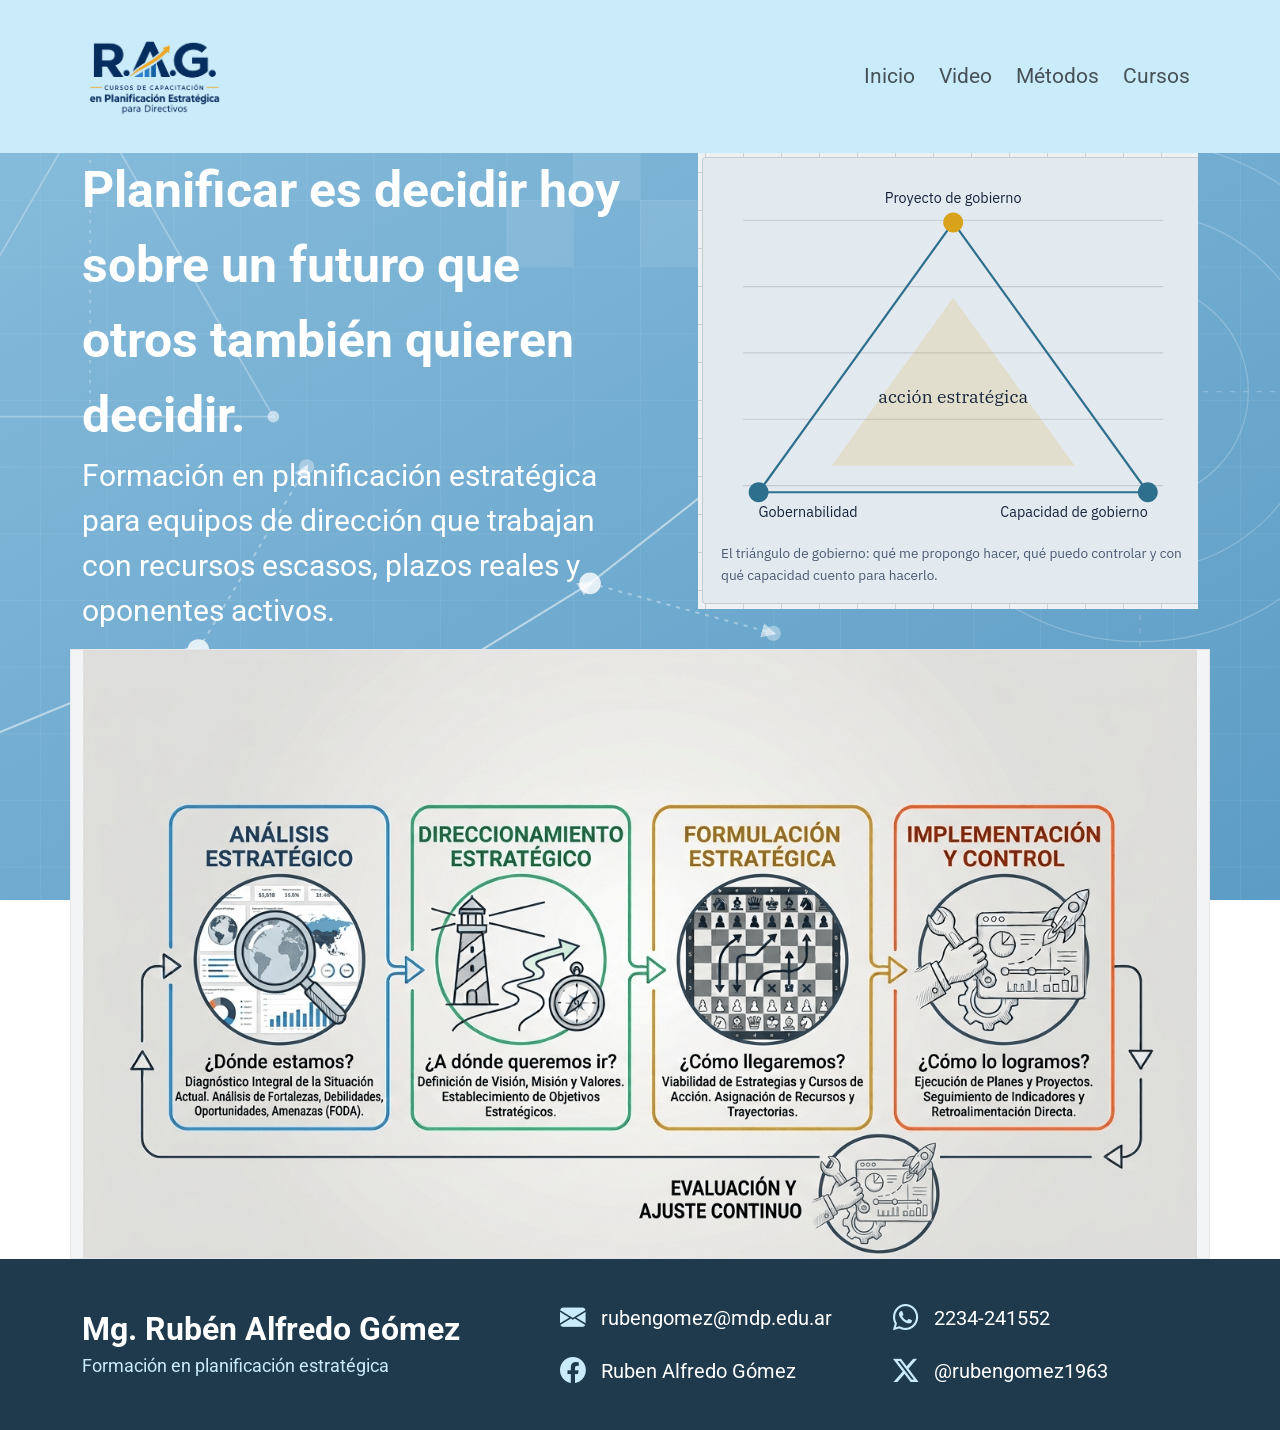
<file: index.html>
<!DOCTYPE html>
<html lang="es">
<head>
    <meta charset="UTF-8">
    <meta name="viewport" content="width=device-width, initial-scale=1.0">
    <meta name="description" content="Es una prueba de maquetación">
    <title>Planificacion</title>
    <link rel="stylesheet" href="/css/styles.css">
    <link href="https://cdn.jsdelivr.net/npm/bootstrap@5.0.2/dist/css/bootstrap.min.css" rel="stylesheet" integrity="sha384-EVSTQN3/azprG1Anm3QDgpJLIm9Nao0Yz1ztcQTwFspd3yD65VohhpuuCOmLASjC" crossorigin="anonymous">
    <link href="https://cdn.jsdelivr.net/npm/bootstrap@5.3.3/dist/css/bootstrap.min.css" rel="stylesheet">
    <link href="https://cdn.jsdelivr.net/npm/bootstrap-icons@1.11.3/font/bootstrap-icons.min.css" rel="stylesheet">
    <link rel="preconnect" href="https://fonts.googleapis.com">
    <link rel="preconnect" href="https://fonts.gstatic.com" crossorigin>
    <link href="https://fonts.googleapis.com/css2?family=Roboto:wght@400;500;700&display=swap" rel="stylesheet">
</head>



<body>
 

  <header class="navbar navbar-expand-lg" style="background:#c9ebfa;">
   <div class="container">
    
    <a href="/" class="navbar-brand">
      <img src="/assets/img/RAG2.png" alt="Nombre de la empresa">
    </a>

    <button class="navbar-toggler" type="button" data-bs-toggle="collapse" data-bs-target="#menuPrincipal">
      <span class="navbar-toggler-icon"></span>
    </button>

    <nav class="collapse navbar-collapse" id="menuPrincipal">
      <ul class="navbar-nav ms-auto align-items-lg-center gap-lg-2">
        <li class="nav-item"><a class="nav-link" href="/index.html">Inicio</a></li>
        <li class="nav-item"><a class="nav-link" href="/index.html#servicios">Video</a></li>
        <li class="nav-item"><a class="nav-link" href="/pages/metodos.html">Métodos</a></li>
        <li class="nav-item"><a class="nav-link" href="/pages/cursos.html">Cursos</a></li>
      </ul>
    </nav>
  </div>
 
</header>

  <div class="container">
    <div class="row grid-5px">
      <div class="col-6 col1-texto">
        Planificar es decidir hoy sobre un futuro que otros también quieren decidir.
        <p class="col1-subtexto">Formación en planificación estratégica para equipos de dirección que trabajan con recursos escasos, plazos reales y oponentes activos.</p>
      </div>
      <div class="col-6">
        <img src="/assets/img/triangulo.png" alt="Nombre de la empresa" class="img-fluid d-block ms-auto">
      </div>
    </div>
  </div>

  <!-- GRID 2: 1 fila x 1 columna, alto 600px -->
  <div class="container">
    <div class="row">
      <div class="col-12 grid-600">
        
        <img src="/assets/img/momentos.png" alt="Momentos" class="img-fluid img-momentos">  
        
      </div>
    </div>
  </div>

  <!-- FOOTER -->
  <footer class="footer">
    <div class="container">
      <div class="row footer-fila">
        <div class="col-12 col-md-5 footer-identidad">
          <h3 class="footer-nombre">Mg. Rubén Alfredo Gómez</h3>
          <p class="footer-detalle">Formación en planificación estratégica</p>
        </div>
        <div class="col-12 col-md-7">
          <ul class="footer-contactos">
            <li><a href="mailto:rubengomez@mdp.edu.ar"><i class="bi bi-envelope-fill"></i><span>rubengomez@mdp.edu.ar</span></a></li>
            <li><a href="https://wa.me/5492234241552" target="_blank" rel="noopener"><i class="bi bi-whatsapp"></i><span>2234-241552</span></a></li>
            <li><a href="https://www.facebook.com/search/top?q=Ruben%20Alfredo%20G%C3%B3mez" target="_blank" rel="noopener"><i class="bi bi-facebook"></i><span>Ruben Alfredo Gómez</span></a></li>
            <li><a href="https://x.com/rubengomez1963" target="_blank" rel="noopener"><i class="bi bi-twitter-x"></i><span>@rubengomez1963</span></a></li>
          </ul>
        </div>
      </div>
    </div>
  </footer>

  <script src="https://cdn.jsdelivr.net/npm/bootstrap@5.0.2/dist/js/bootstrap.bundle.min.js" integrity="sha384-MrcW6ZMFYlzcLA8Nl+NtUVF0sA7MsXsP1UyJoMp4YLEuNSfAP+JcXn/tWtIaxVXM" crossorigin="anonymous"></script>
  <script src="https://cdn.jsdelivr.net/npm/@popperjs/core@2.9.2/dist/umd/popper.min.js" integrity="sha384-IQsoLXl5PILFhosVNubq5LC7Qb9DXgDA9i+tQ8Zj3iwWAwPtgFTxbJ8NT4GN1R8p" crossorigin="anonymous"></script>
  <script src="https://cdn.jsdelivr.net/npm/bootstrap@5.0.2/dist/js/bootstrap.min.js" integrity="sha384-cVKIPhGWiC2Al4u+LWgxfKTRIcfu0JTxR+EQDz/bgldoEyl4H0zUF0QKbrJ0EcQF" crossorigin="anonymous"></script>
  <script src="https://cdn.jsdelivr.net/npm/bootstrap@5.3.3/dist/js/bootstrap.bundle.min.js"></script>

</body>

    
</html>
</file>
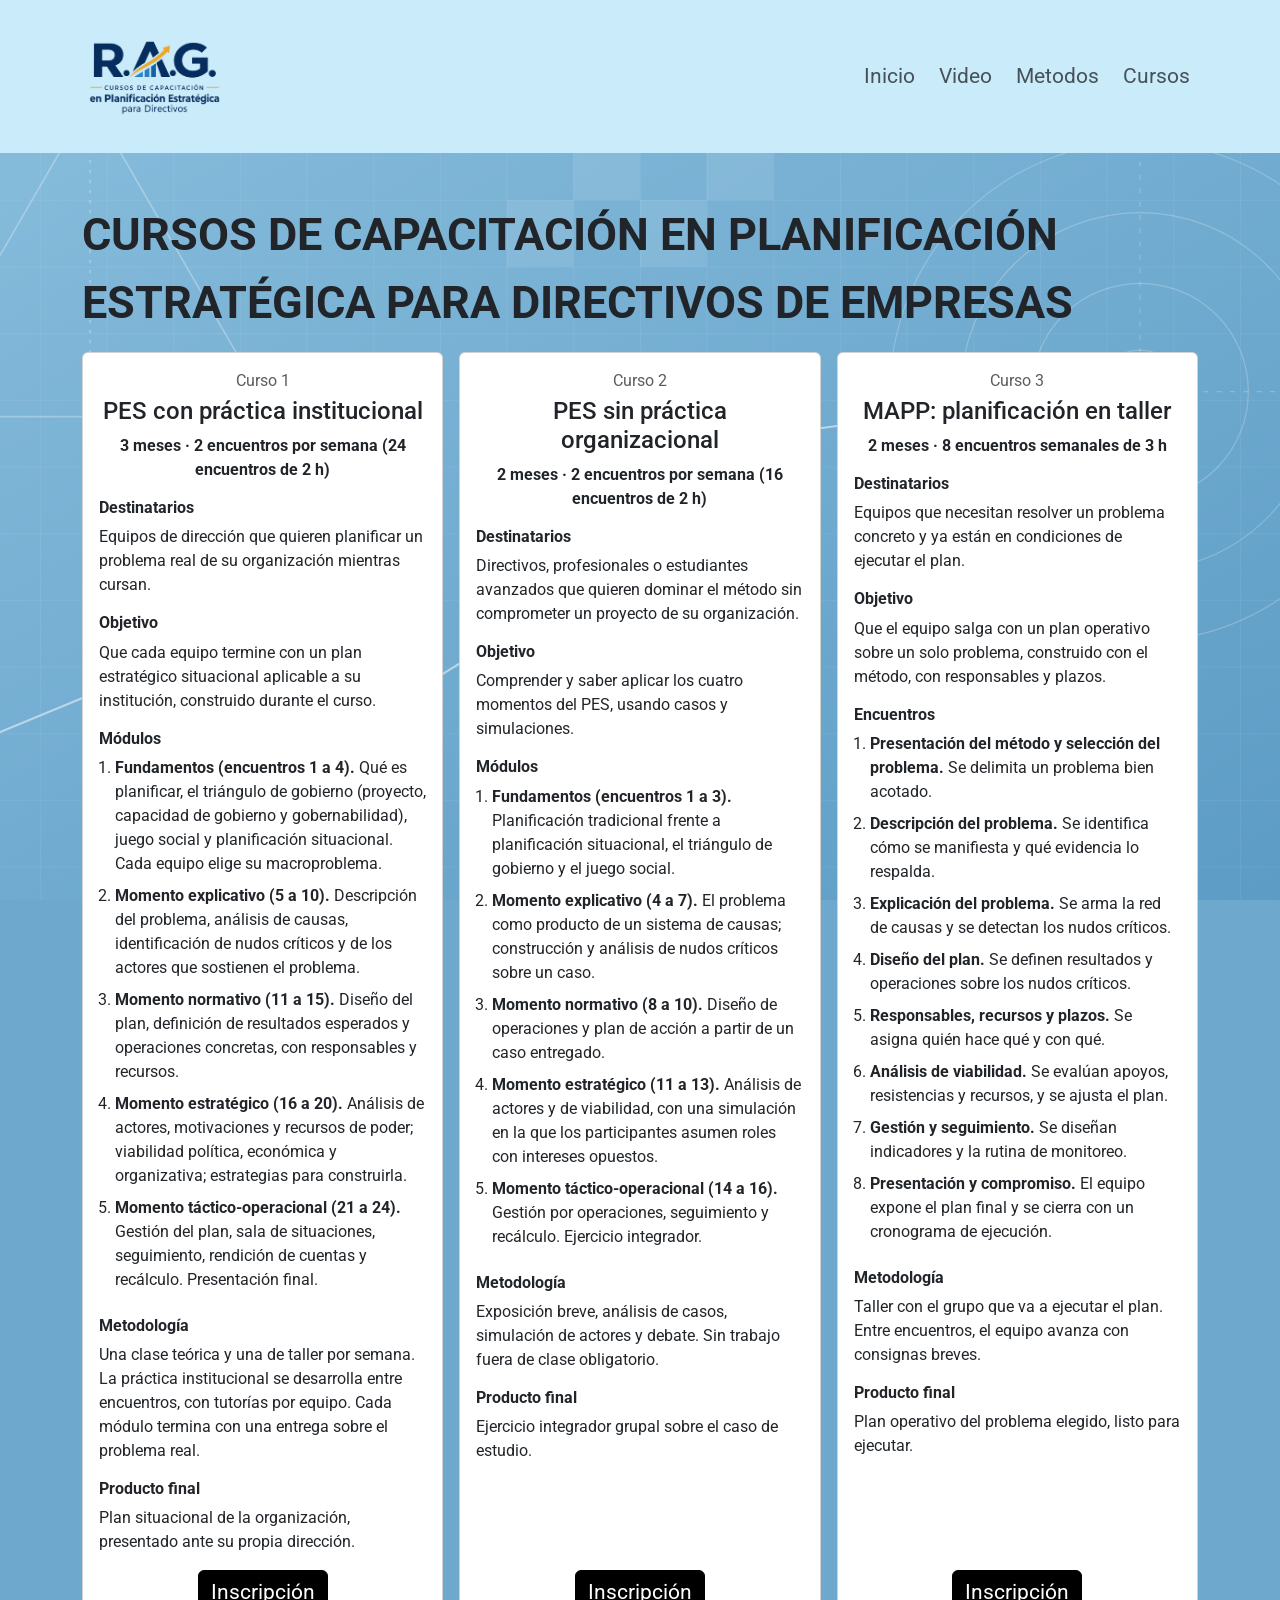
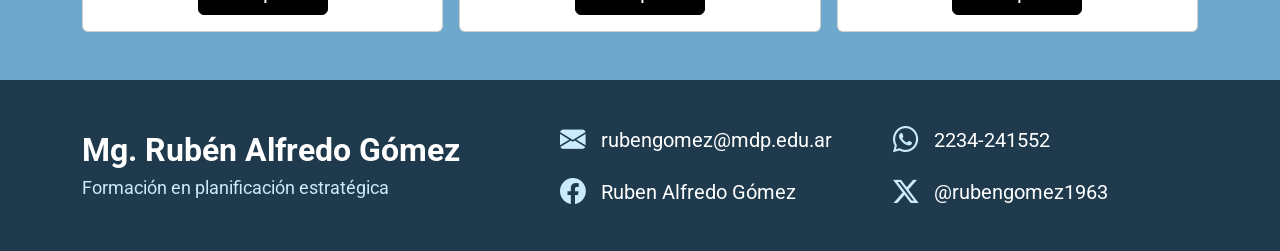
<file: pages/cursos.html>
<!DOCTYPE html>
<html lang="es">
<head>
    <meta charset="UTF-8">
    <meta name="viewport" content="width=device-width, initial-scale=1.0">
    <title>Cursos</title>
    <link href="https://cdn.jsdelivr.net/npm/bootstrap@5.3.3/dist/css/bootstrap.min.css" rel="stylesheet">
    <link rel="stylesheet" href="/css/styles.css">
    <link href="https://cdn.jsdelivr.net/npm/bootstrap-icons@1.11.3/font/bootstrap-icons.min.css" rel="stylesheet">
    <style>
        /* Las dos cards quedan separadas por 2px (horizontal y vertical) */
        .cards-2px {
            --bs-gutter-x: 2px;
            --bs-gutter-y: 2px;
        }
    </style>
    <link rel="preconnect" href="https://fonts.googleapis.com">
    <link rel="preconnect" href="https://fonts.gstatic.com" crossorigin>
    <link href="https://fonts.googleapis.com/css2?family=Roboto:wght@400;500;700&display=swap" rel="stylesheet">
</head>
<body>

  <header class="navbar navbar-expand-lg" style="background:#c9ebfa;">
   <div class="container">
    
    <a href="/" class="navbar-brand">
      <img src="/assets/img/RAG2.png" alt="Nombre de la empresa">
    </a>

    <button class="navbar-toggler" type="button" data-bs-toggle="collapse" data-bs-target="#menuPrincipal">
      <span class="navbar-toggler-icon"></span>
    </button>

    <nav class="collapse navbar-collapse" id="menuPrincipal">
      <ul class="navbar-nav ms-auto align-items-lg-center gap-lg-2">
        <li class="nav-item"><a class="nav-link" href="/index.html">Inicio</a></li>
        <li class="nav-item"><a class="nav-link" href="/index.html#servicios">Video</a></li>
        <li class="nav-item"><a class="nav-link" href="/pages/metodos.html">Metodos</a></li>
        <li class="nav-item"><a class="nav-link" href="/pages/cursos.html">Cursos</a></li>
      </ul>
    </nav>
  </div>
 
</header>

  
  <!-- CARDS: 3 en escritorio, 2 en tablet, 1 en celular; siempre centradas -->
  <div class="container py-5">
    <p class="grid600-titulo">CURSOS DE CAPACITACIÓN EN PLANIFICACIÓN ESTRATÉGICA PARA DIRECTIVOS DE EMPRESAS</p>

    <div class="row g-3 justify-content-center">

      <div class="col-12 col-md-6 col-lg-4">
        <div class="card h-100">
          <div class="card-body d-flex flex-column">
            <div class="text-center mb-3">
              <p class="text-muted mb-1">Curso 1</p>
              <h3 class="card-title h4">PES con práctica institucional</h3>
              <p class="fw-bold mb-0">3 meses · 2 encuentros por semana (24 encuentros de 2 h)</p>
            </div>
            <h4 class="h6 fw-bold">Destinatarios</h4>
            <p class="card-text">Equipos de dirección que quieren planificar un problema real de su organización mientras cursan.</p>
            <h4 class="h6 fw-bold">Objetivo</h4>
            <p class="card-text">Que cada equipo termine con un plan estratégico situacional aplicable a su institución, construido durante el curso.</p>
            <h4 class="h6 fw-bold">Módulos</h4>
            <ol class="card-text ps-3">
              <li class="mb-2"><strong>Fundamentos (encuentros 1 a 4).</strong> Qué es planificar, el triángulo de gobierno (proyecto, capacidad de gobierno y gobernabilidad), juego social y planificación situacional. Cada equipo elige su macroproblema.</li>
              <li class="mb-2"><strong>Momento explicativo (5 a 10).</strong> Descripción del problema, análisis de causas, identificación de nudos críticos y de los actores que sostienen el problema.</li>
              <li class="mb-2"><strong>Momento normativo (11 a 15).</strong> Diseño del plan, definición de resultados esperados y operaciones concretas, con responsables y recursos.</li>
              <li class="mb-2"><strong>Momento estratégico (16 a 20).</strong> Análisis de actores, motivaciones y recursos de poder; viabilidad política, económica y organizativa; estrategias para construirla.</li>
              <li class="mb-2"><strong>Momento táctico-operacional (21 a 24).</strong> Gestión del plan, sala de situaciones, seguimiento, rendición de cuentas y recálculo. Presentación final.</li>
            </ol>
            <h4 class="h6 fw-bold">Metodología</h4>
            <p class="card-text">Una clase teórica y una de taller por semana. La práctica institucional se desarrolla entre encuentros, con tutorías por equipo. Cada módulo termina con una entrega sobre el problema real.</p>
            <h4 class="h6 fw-bold">Producto final</h4>
            <p class="card-text">Plan situacional de la organización, presentado ante su propia dirección.</p>
            <a href="/pages/inscripcion.html" class="btn boton-reserva mt-auto align-self-center">Inscripción</a>
          </div>
        </div>
      </div>

      <div class="col-12 col-md-6 col-lg-4">
        <div class="card h-100">
          <div class="card-body d-flex flex-column">
            <div class="text-center mb-3">
              <p class="text-muted mb-1">Curso 2</p>
              <h3 class="card-title h4">PES sin práctica organizacional</h3>
              <p class="fw-bold mb-0">2 meses · 2 encuentros por semana (16 encuentros de 2 h)</p>
            </div>
            <h4 class="h6 fw-bold">Destinatarios</h4>
            <p class="card-text">Directivos, profesionales o estudiantes avanzados que quieren dominar el método sin comprometer un proyecto de su organización.</p>
            <h4 class="h6 fw-bold">Objetivo</h4>
            <p class="card-text">Comprender y saber aplicar los cuatro momentos del PES, usando casos y simulaciones.</p>
            <h4 class="h6 fw-bold">Módulos</h4>
            <ol class="card-text ps-3">
              <li class="mb-2"><strong>Fundamentos (encuentros 1 a 3).</strong> Planificación tradicional frente a planificación situacional, el triángulo de gobierno y el juego social.</li>
              <li class="mb-2"><strong>Momento explicativo (4 a 7).</strong> El problema como producto de un sistema de causas; construcción y análisis de nudos críticos sobre un caso.</li>
              <li class="mb-2"><strong>Momento normativo (8 a 10).</strong> Diseño de operaciones y plan de acción a partir de un caso entregado.</li>
              <li class="mb-2"><strong>Momento estratégico (11 a 13).</strong> Análisis de actores y de viabilidad, con una simulación en la que los participantes asumen roles con intereses opuestos.</li>
              <li class="mb-2"><strong>Momento táctico-operacional (14 a 16).</strong> Gestión por operaciones, seguimiento y recálculo. Ejercicio integrador.</li>
            </ol>
            <h4 class="h6 fw-bold">Metodología</h4>
            <p class="card-text">Exposición breve, análisis de casos, simulación de actores y debate. Sin trabajo fuera de clase obligatorio.</p>
            <h4 class="h6 fw-bold">Producto final</h4>
            <p class="card-text">Ejercicio integrador grupal sobre el caso de estudio.</p>
            <a href="/pages/inscripcion.html" class="btn boton-reserva mt-auto align-self-center">Inscripción</a>
          </div>
        </div>
      </div>

      <div class="col-12 col-md-6 col-lg-4">
        <div class="card h-100">
          <div class="card-body d-flex flex-column">
            <div class="text-center mb-3">
              <p class="text-muted mb-1">Curso 3</p>
              <h3 class="card-title h4">MAPP: planificación en taller</h3>
              <p class="fw-bold mb-0">2 meses · 8 encuentros semanales de 3 h</p>
            </div>
            <h4 class="h6 fw-bold">Destinatarios</h4>
            <p class="card-text">Equipos que necesitan resolver un problema concreto y ya están en condiciones de ejecutar el plan.</p>
            <h4 class="h6 fw-bold">Objetivo</h4>
            <p class="card-text">Que el equipo salga con un plan operativo sobre un solo problema, construido con el método, con responsables y plazos.</p>
            <h4 class="h6 fw-bold">Encuentros</h4>
            <ol class="card-text ps-3">
              <li class="mb-2"><strong>Presentación del método y selección del problema.</strong> Se delimita un problema bien acotado.</li>
              <li class="mb-2"><strong>Descripción del problema.</strong> Se identifica cómo se manifiesta y qué evidencia lo respalda.</li>
              <li class="mb-2"><strong>Explicación del problema.</strong> Se arma la red de causas y se detectan los nudos críticos.</li>
              <li class="mb-2"><strong>Diseño del plan.</strong> Se definen resultados y operaciones sobre los nudos críticos.</li>
              <li class="mb-2"><strong>Responsables, recursos y plazos.</strong> Se asigna quién hace qué y con qué.</li>
              <li class="mb-2"><strong>Análisis de viabilidad.</strong> Se evalúan apoyos, resistencias y recursos, y se ajusta el plan.</li>
              <li class="mb-2"><strong>Gestión y seguimiento.</strong> Se diseñan indicadores y la rutina de monitoreo.</li>
              <li class="mb-2"><strong>Presentación y compromiso.</strong> El equipo expone el plan final y se cierra con un cronograma de ejecución.</li>
            </ol>
            <h4 class="h6 fw-bold">Metodología</h4>
            <p class="card-text">Taller con el grupo que va a ejecutar el plan. Entre encuentros, el equipo avanza con consignas breves.</p>
            <h4 class="h6 fw-bold">Producto final</h4>
            <p class="card-text">Plan operativo del problema elegido, listo para ejecutar.</p>
            <a href="/pages/inscripcion.html" class="btn boton-reserva mt-auto align-self-center">Inscripción</a>
          </div>
        </div>
      </div>

    </div>
  </div>

  <!-- FOOTER -->
  <footer class="footer">
    <div class="container">
      <div class="row footer-fila">
        <div class="col-12 col-md-5 footer-identidad">
          <h3 class="footer-nombre">Mg. Rubén Alfredo Gómez</h3>
          <p class="footer-detalle">Formación en planificación estratégica</p>
        </div>
        <div class="col-12 col-md-7">
          <ul class="footer-contactos">
            <li><a href="mailto:rubengomez@mdp.edu.ar"><i class="bi bi-envelope-fill"></i><span>rubengomez@mdp.edu.ar</span></a></li>
            <li><a href="https://wa.me/5492234241552" target="_blank" rel="noopener"><i class="bi bi-whatsapp"></i><span>2234-241552</span></a></li>
            <li><a href="https://www.facebook.com/search/top?q=Ruben%20Alfredo%20G%C3%B3mez" target="_blank" rel="noopener"><i class="bi bi-facebook"></i><span>Ruben Alfredo Gómez</span></a></li>
            <li><a href="https://x.com/rubengomez1963" target="_blank" rel="noopener"><i class="bi bi-twitter-x"></i><span>@rubengomez1963</span></a></li>
          </ul>
        </div>
      </div>
    </div>
  </footer>
    <script src="https://cdn.jsdelivr.net/npm/bootstrap@5.3.3/dist/js/bootstrap.bundle.min.js"></script>
</body>
</html>
</file>
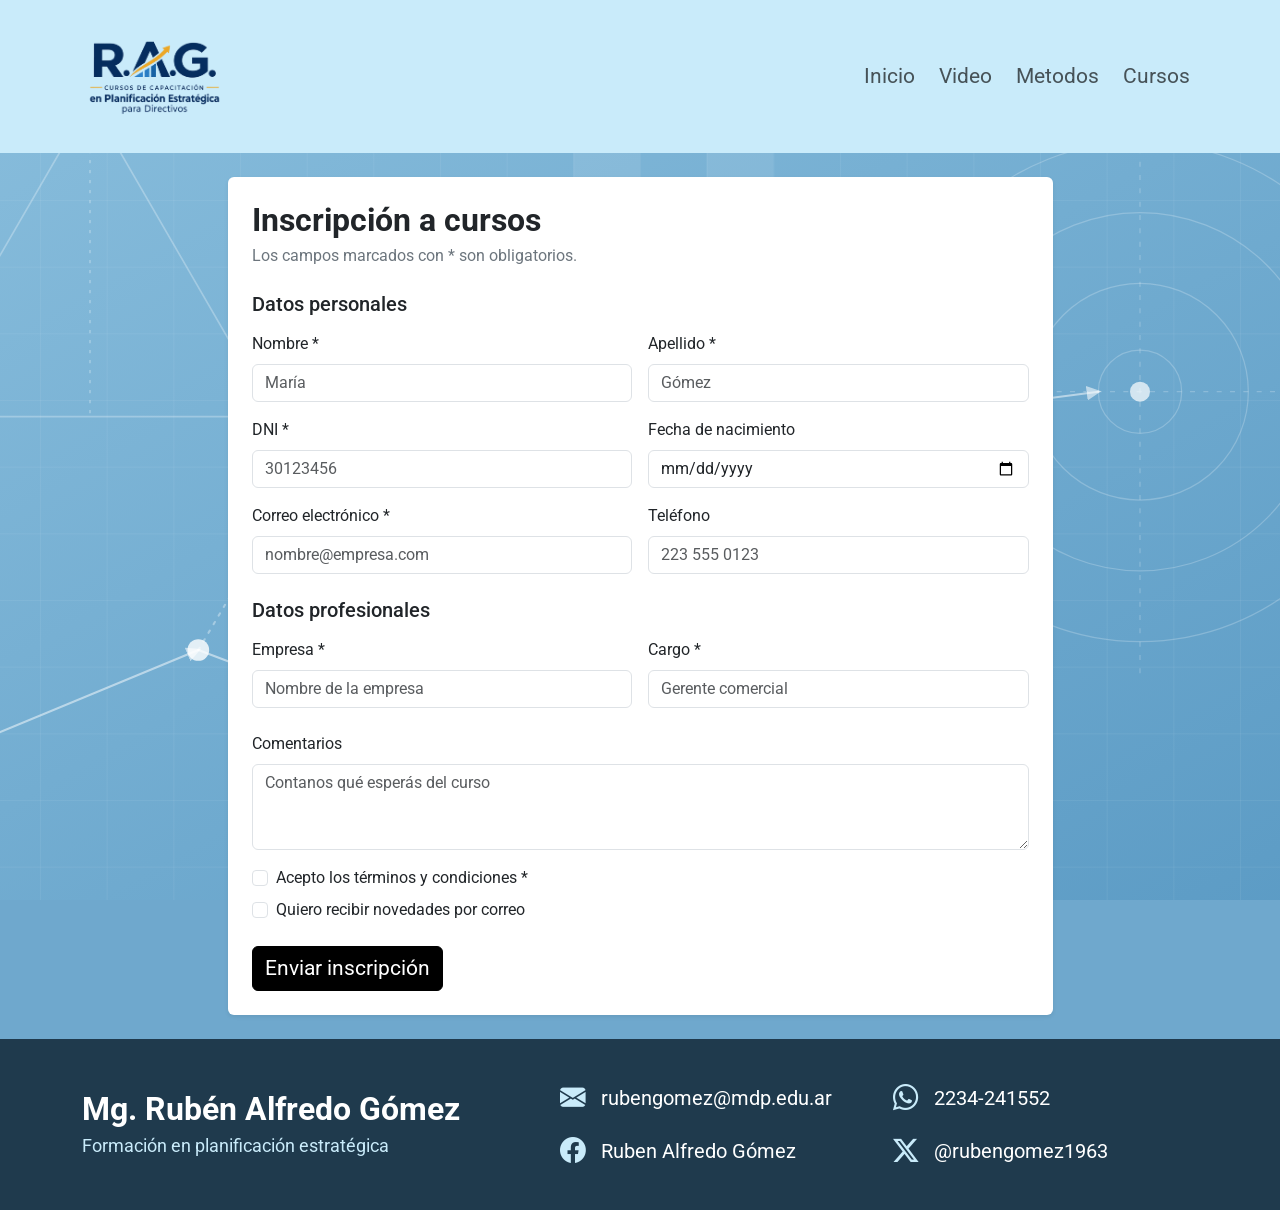
<file: pages/inscripcion.html>
<!DOCTYPE html>
<html lang="es">
<head>
    <meta charset="UTF-8">
    <meta name="viewport" content="width=device-width, initial-scale=1.0">
    <title>Cursos</title>
    <link href="https://cdn.jsdelivr.net/npm/bootstrap@5.3.3/dist/css/bootstrap.min.css" rel="stylesheet">
    <link rel="stylesheet" href="/css/styles.css">
    <link href="https://cdn.jsdelivr.net/npm/bootstrap-icons@1.11.3/font/bootstrap-icons.min.css" rel="stylesheet">
    <link rel="preconnect" href="https://fonts.googleapis.com">
    <link rel="preconnect" href="https://fonts.gstatic.com" crossorigin>
    <link href="https://fonts.googleapis.com/css2?family=Roboto:wght@400;500;700&display=swap" rel="stylesheet">
</head>
<body>

  <header class="navbar navbar-expand-lg" style="background:#c9ebfa;">
   <div class="container">
    
    <a href="/" class="navbar-brand">
      <img src="/assets/img/RAG2.png" alt="Nombre de la empresa">
    </a>

    <button class="navbar-toggler" type="button" data-bs-toggle="collapse" data-bs-target="#menuPrincipal">
      <span class="navbar-toggler-icon"></span>
    </button>

    <nav class="collapse navbar-collapse" id="menuPrincipal">
      <ul class="navbar-nav ms-auto align-items-lg-center gap-lg-2">
        <li class="nav-item"><a class="nav-link" href="/index.html">Inicio</a></li>
        <li class="nav-item"><a class="nav-link" href="/index.html#servicios">Video</a></li>
        <li class="nav-item"><a class="nav-link" href="/pages/metodos.html">Metodos</a></li>
        <li class="nav-item"><a class="nav-link" href="/pages/cursos.html">Cursos</a></li>
      </ul>
    </nav>
  </div>
  </header>

  

  <main class="container px-3 my-3 my-md-4 flex-grow-1">
    <div class="row justify-content-center">
      <div class="col-12 col-lg-9">
        <div class="card border-0 shadow-sm">
          <div class="card-body p-3 p-md-4">
            <h1 class="mb-1" style="font-size:clamp(1.5rem,4vw,2rem); font-family:'Roboto',sans-serif; font-weight:bold;">Inscripción a cursos</h1>
            <p class="text-secondary mb-4">Los campos marcados con * son obligatorios.</p>

            <form>
              <h2 class="h5 mb-3">Datos personales</h2>
              <div class="row g-3 mb-4">
                <div class="col-12 col-md-6">
                  <label for="nombre" class="form-label">Nombre *</label>
                  <input type="text" class="form-control" id="nombre" placeholder="María" required>
                </div>
                <div class="col-12 col-md-6">
                  <label for="apellido" class="form-label">Apellido *</label>
                  <input type="text" class="form-control" id="apellido" placeholder="Gómez" required>
                </div>
                <div class="col-12 col-md-6">
                  <label for="dni" class="form-label">DNI *</label>
                  <input type="text" class="form-control" id="dni" placeholder="30123456" required>
                </div>
                <div class="col-12 col-md-6">
                  <label for="nacimiento" class="form-label">Fecha de nacimiento</label>
                  <input type="date" class="form-control" id="nacimiento">
                </div>
                <div class="col-12 col-md-6">
                  <label for="email" class="form-label">Correo electrónico *</label>
                  <input type="email" class="form-control" id="email" placeholder="nombre@empresa.com" required>
                </div>
                <div class="col-12 col-md-6">
                  <label for="telefono" class="form-label">Teléfono</label>
                  <input type="tel" class="form-control" id="telefono" placeholder="223 555 0123">
                </div>
              </div>

              <h2 class="h5 mb-3">Datos profesionales</h2>
              <div class="row g-3 mb-4">
                <div class="col-12 col-md-6">
                  <label for="empresa" class="form-label">Empresa *</label>
                  <input type="text" class="form-control" id="empresa" placeholder="Nombre de la empresa" required>
                </div>
                <div class="col-12 col-md-6">
                  <label for="cargo" class="form-label">Cargo *</label>
                  <input type="text" class="form-control" id="cargo" placeholder="Gerente comercial" required>
                </div>
              </div>

              <div class="mb-3">
                <label for="comentarios" class="form-label">Comentarios</label>
                <textarea class="form-control" id="comentarios" rows="3" placeholder="Contanos qué esperás del curso"></textarea>
              </div>

              <div class="form-check mb-2">
                <input class="form-check-input" type="checkbox" id="acepto" required>
                <label class="form-check-label" for="acepto">Acepto los términos y condiciones *</label>
              </div>
              <div class="form-check mb-4">
                <input class="form-check-input" type="checkbox" id="novedades">
                <label class="form-check-label" for="novedades">Quiero recibir novedades por correo</label>
              </div>

              <div class="d-grid d-md-block">
                <button type="submit" class="btn boton-reserva">Enviar inscripción</button>
              </div>
            </form>
          </div>
        </div>
      </div>
    </div>
  </main>

  <!-- FOOTER -->
  <footer class="footer">
    <div class="container">
      <div class="row footer-fila">
        <div class="col-12 col-md-5 footer-identidad">
          <h3 class="footer-nombre">Mg. Rubén Alfredo Gómez</h3>
          <p class="footer-detalle">Formación en planificación estratégica</p>
        </div>
        <div class="col-12 col-md-7">
          <ul class="footer-contactos">
            <li><a href="mailto:rubengomez@mdp.edu.ar"><i class="bi bi-envelope-fill"></i><span>rubengomez@mdp.edu.ar</span></a></li>
            <li><a href="https://wa.me/5492234241552" target="_blank" rel="noopener"><i class="bi bi-whatsapp"></i><span>2234-241552</span></a></li>
            <li><a href="https://www.facebook.com/search/top?q=Ruben%20Alfredo%20G%C3%B3mez" target="_blank" rel="noopener"><i class="bi bi-facebook"></i><span>Ruben Alfredo Gómez</span></a></li>
            <li><a href="https://x.com/rubengomez1963" target="_blank" rel="noopener"><i class="bi bi-twitter-x"></i><span>@rubengomez1963</span></a></li>
          </ul>
        </div>
      </div>
    </div>
  </footer>
    <script src="https://cdn.jsdelivr.net/npm/bootstrap@5.3.3/dist/js/bootstrap.bundle.min.js"></script>
</body>
</html>
</file>
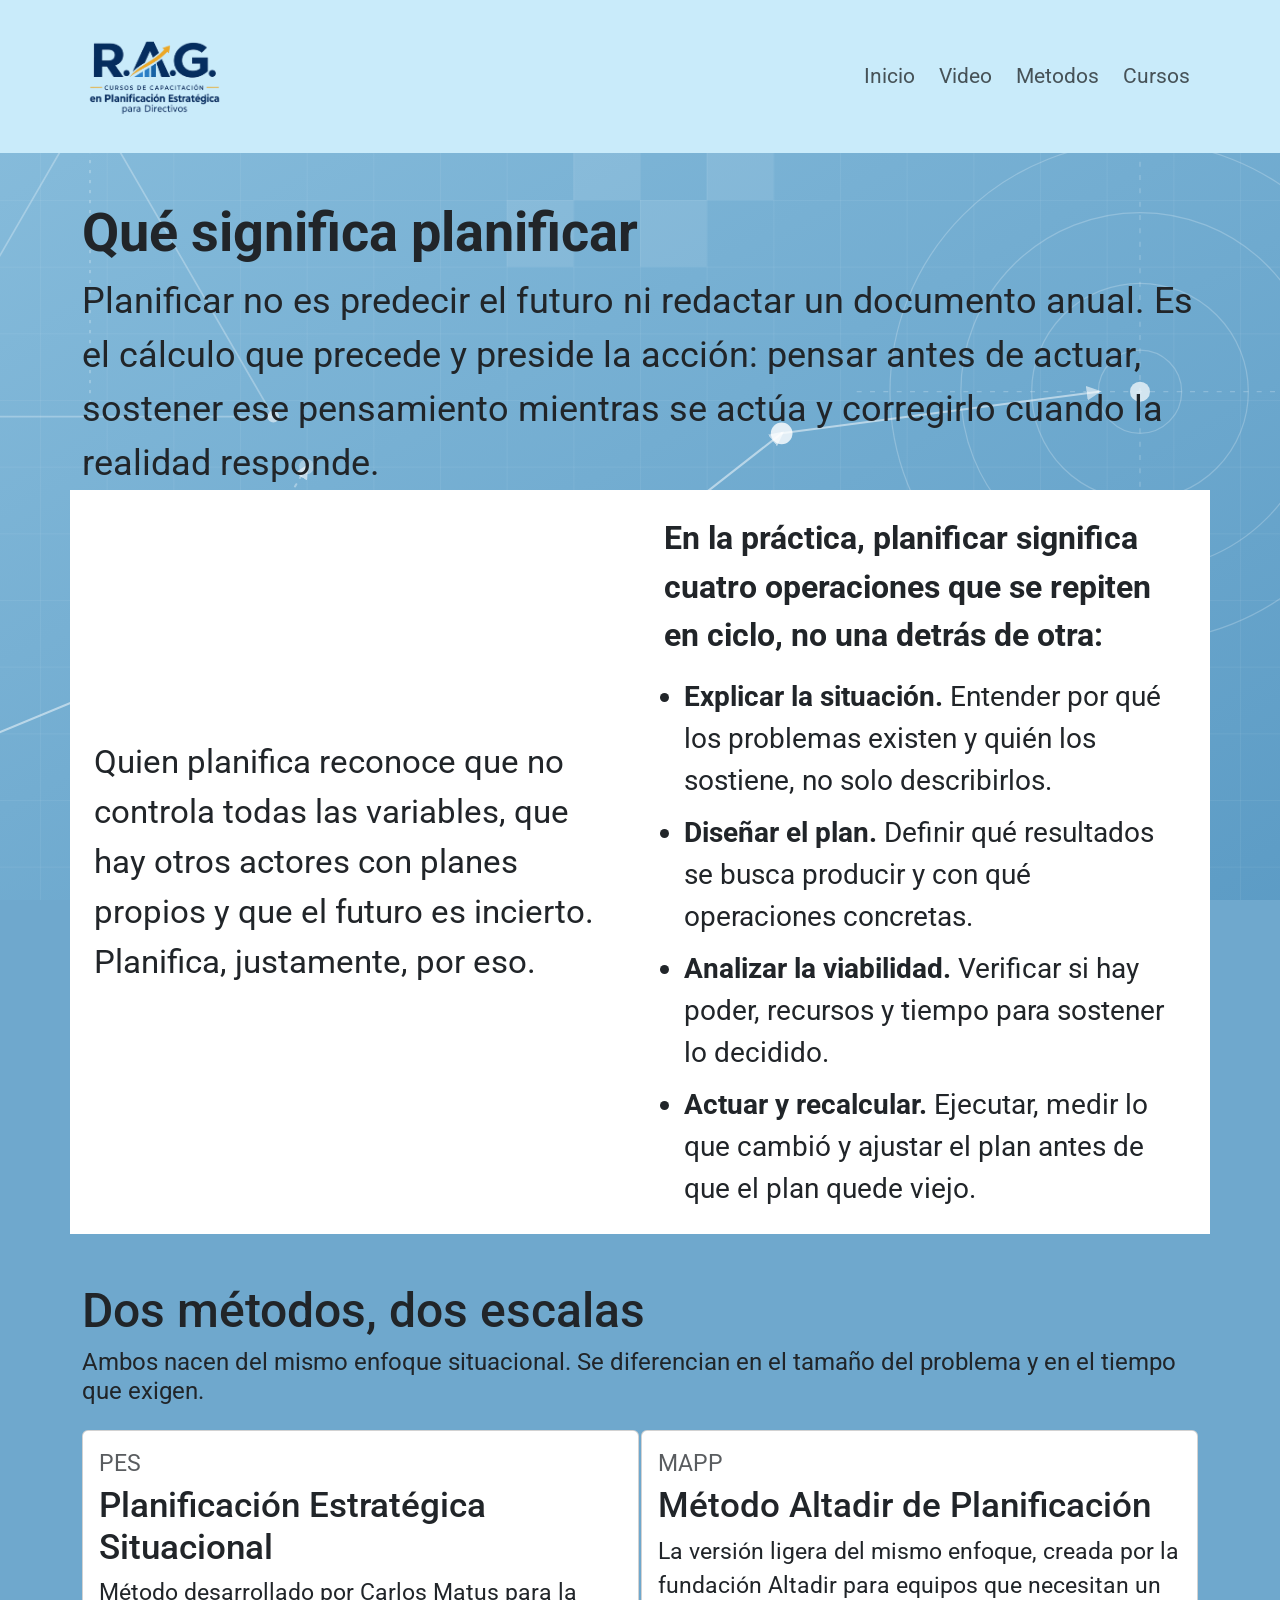
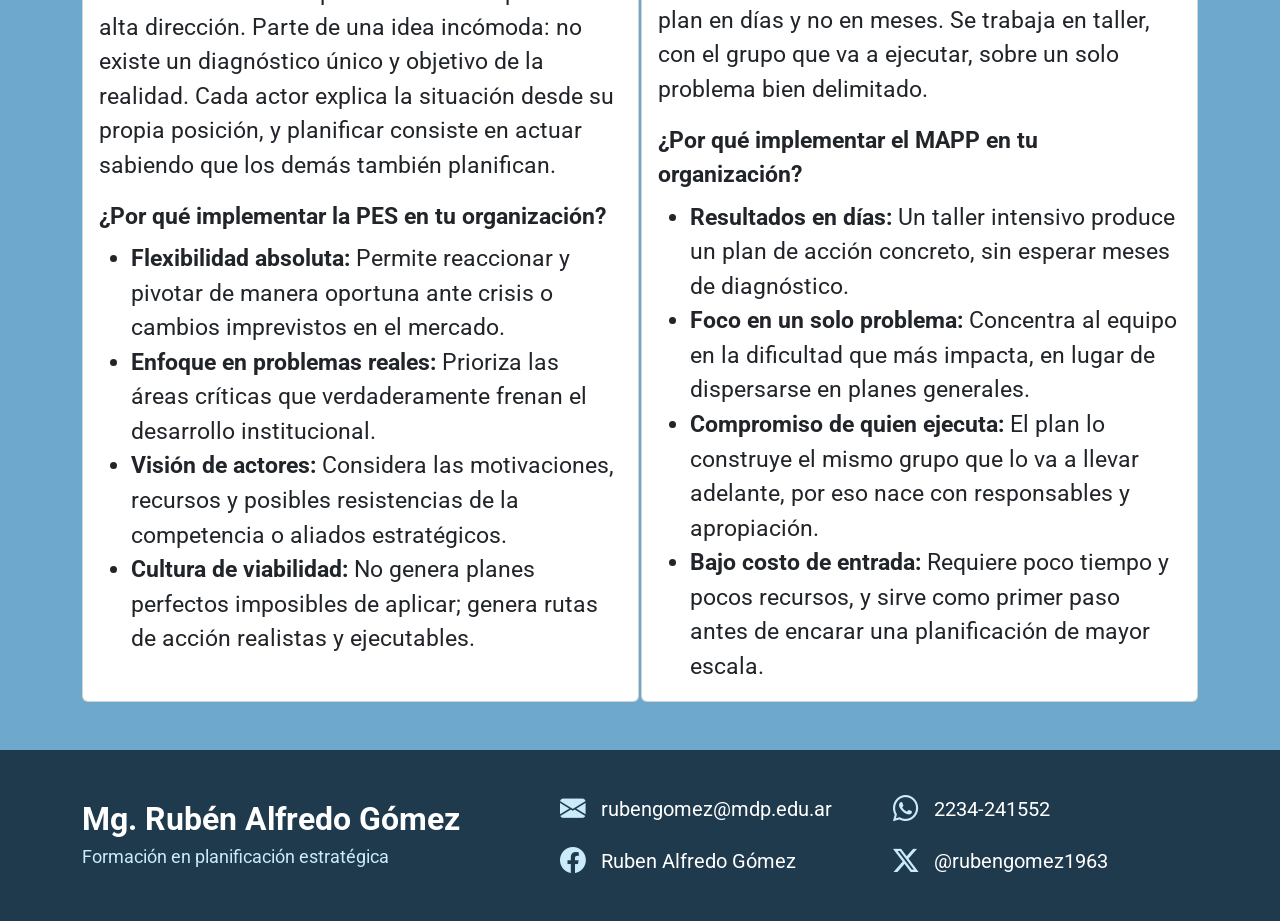
<file: pages/metodos.html>
<!DOCTYPE html>
<html lang="es">
<head>
    <meta charset="UTF-8">
    <meta name="viewport" content="width=device-width, initial-scale=1.0">
    <title>Metodos</title>
    <link href="https://cdn.jsdelivr.net/npm/bootstrap@5.3.3/dist/css/bootstrap.min.css" rel="stylesheet">
    <link rel="stylesheet" href="/css/styles.css">
    <link href="https://cdn.jsdelivr.net/npm/bootstrap-icons@1.11.3/font/bootstrap-icons.min.css" rel="stylesheet">
    <style>
        /* Las dos cards quedan separadas por 2px (horizontal y vertical) */
        .cards-2px {
            --bs-gutter-x: 2px;
            --bs-gutter-y: 2px;
        }

        /* Texto +20% solo en Métodos */
        .pagina-metodos .grid600-titulo    { font-size: 54px; }    /* antes 45px */
        .pagina-metodos .grid600-texto     { font-size: 36px; }    /* antes 30px */
        .pagina-metodos .anidada-texto     { font-size: 33.3px; }  /* columna 1: 37px -10% */
        .pagina-metodos .lista-encabezado  { font-size: 32.4px; }  /* columna 2: 36px -10% */
        .pagina-metodos .lista-operaciones { font-size: 28.1px; }  /* columna 2: 31.2px -10% */

        /* Sección "Dos métodos, dos escalas" */
        .pagina-metodos h1                 { font-size: 3rem; }    /* antes 2.5rem */
        .pagina-metodos .h5                { font-size: 1.5rem; }  /* antes 1.25rem */
        .pagina-metodos .card-title        { font-size: 2.16rem; } /* 1.8rem +20% */
        .pagina-metodos .card-text,
        .pagina-metodos .text-muted        { font-size: 1.44rem; } /* 1.2rem +20% */
    </style>
    <link rel="preconnect" href="https://fonts.googleapis.com">
    <link rel="preconnect" href="https://fonts.gstatic.com" crossorigin>
    <link href="https://fonts.googleapis.com/css2?family=Roboto:wght@400;500;700&display=swap" rel="stylesheet">
</head>
<body class="pagina-metodos">

    <header class="navbar navbar-expand-lg" style="background:#c9ebfa;">
   <div class="container">
    
    <a href="/" class="navbar-brand">
      <img src="/assets/img/RAG2.png" alt="Nombre de la empresa">
    </a>

    <button class="navbar-toggler" type="button" data-bs-toggle="collapse" data-bs-target="#menuPrincipal">
      <span class="navbar-toggler-icon"></span>
    </button>

    <nav class="collapse navbar-collapse" id="menuPrincipal">
      <ul class="navbar-nav ms-auto align-items-lg-center gap-lg-2">
        <li class="nav-item"><a class="nav-link" href="/index.html">Inicio</a></li>
        <li class="nav-item"><a class="nav-link" href="/index.html#servicios">Video</a></li>
        <li class="nav-item"><a class="nav-link" href="/pages/metodos.html">Metodos</a></li>
        <li class="nav-item"><a class="nav-link" href="/pages/cursos.html">Cursos</a></li>
      </ul>
    </nav>
  </div>
 
</header>
  
  <div class="container pt-5">
  <h2 class="grid600-titulo">Qué significa planificar</h2>
      <p class="grid600-texto">Planificar no es predecir el futuro ni redactar un documento anual. Es el cálculo que precede y preside la acción: pensar antes de actuar, sostener ese pensamiento mientras se actúa y corregirlo cuando la realidad responde.</p>

<!-- GRID ANIDADA: 1 fila x 2 columnas -->
      <div class="row grid-anidada">
          <div class="col-6 anidada-col">
          <p class="anidada-texto">Quien planifica reconoce que no controla todas las variables, que hay otros actores con planes propios y que el futuro es incierto. Planifica, justamente, por eso.</p>
      </div>
      <div class="col-6 anidada-col">
          <p class="lista-encabezado">En la práctica, planificar significa cuatro operaciones que se repiten en ciclo, no una detrás de otra:</p>
          <ul class="lista-operaciones">
              <li><strong>Explicar la situación.</strong> Entender por qué los problemas existen y quién los sostiene, no solo describirlos.</li>
              <li><strong>Diseñar el plan.</strong> Definir qué resultados se busca producir y con qué operaciones concretas.</li>
              <li><strong>Analizar la viabilidad.</strong> Verificar si hay poder, recursos y tiempo para sostener lo decidido.</li>
              <li><strong>Actuar y recalcular.</strong> Ejecutar, medir lo que cambió y ajustar el plan antes de que el plan quede viejo.</li>
          </ul>
      </div>
    </div>
  </div>

    <div class="container py-5">

        <h1>Dos métodos, dos escalas</h1>
        <h2 class="h5 fw-normal mb-4">Ambos nacen del mismo enfoque situacional. Se diferencian en el tamaño del problema y en el tiempo que exigen.</h2>

        <div class="row cards-2px">

            <!-- Card 1 -->
            <div class="col-12 col-md-6">
                <div class="card h-100">
                    <div class="card-body">
                        <p class="text-muted mb-1">PES</p>
                        <h3 class="card-title h4">Planificación Estratégica Situacional</h3>
                        <p class="card-text">Método desarrollado por Carlos Matus para la alta dirección. Parte de una idea incómoda: no existe un diagnóstico único y objetivo de la realidad. Cada actor explica la situación desde su propia posición, y planificar consiste en actuar sabiendo que los demás también planifican.</p>
                        <p class="card-text fw-bold mb-2">¿Por qué implementar la PES en tu organización?</p>
                        <ul class="card-text">
                            <li><strong>Flexibilidad absoluta:</strong> Permite reaccionar y pivotar de manera oportuna ante crisis o cambios imprevistos en el mercado.</li>
                            <li><strong>Enfoque en problemas reales:</strong> Prioriza las áreas críticas que verdaderamente frenan el desarrollo institucional.</li>
                            <li><strong>Visión de actores:</strong> Considera las motivaciones, recursos y posibles resistencias de la competencia o aliados estratégicos.</li>
                            <li><strong>Cultura de viabilidad:</strong> No genera planes perfectos imposibles de aplicar; genera rutas de acción realistas y ejecutables.</li>
                        </ul>
                    </div>
                </div>
            </div>

            <!-- Card 2 -->
            <div class="col-12 col-md-6">
                <div class="card h-100">
                    <div class="card-body">
                        <p class="text-muted mb-1">MAPP</p>
                        <h3 class="card-title h4">Método Altadir de Planificación</h3>
                        <p class="card-text">La versión ligera del mismo enfoque, creada por la fundación Altadir para equipos que necesitan un plan en días y no en meses. Se trabaja en taller, con el grupo que va a ejecutar, sobre un solo problema bien delimitado.</p>
                        <p class="card-text fw-bold mb-2">¿Por qué implementar el MAPP en tu organización?</p>
                        <ul class="card-text">
                            <li><strong>Resultados en días:</strong> Un taller intensivo produce un plan de acción concreto, sin esperar meses de diagnóstico.</li>
                            <li><strong>Foco en un solo problema:</strong> Concentra al equipo en la dificultad que más impacta, en lugar de dispersarse en planes generales.</li>
                            <li><strong>Compromiso de quien ejecuta:</strong> El plan lo construye el mismo grupo que lo va a llevar adelante, por eso nace con responsables y apropiación.</li>
                            <li><strong>Bajo costo de entrada:</strong> Requiere poco tiempo y pocos recursos, y sirve como primer paso antes de encarar una planificación de mayor escala.</li>
                        </ul>
                    </div>
                </div>
            </div>

        </div>
    </div>

  <!-- FOOTER -->
  <footer class="footer">
    <div class="container">
      <div class="row footer-fila">
        <div class="col-12 col-md-5 footer-identidad">
          <h3 class="footer-nombre">Mg. Rubén Alfredo Gómez</h3>
          <p class="footer-detalle">Formación en planificación estratégica</p>
        </div>
        <div class="col-12 col-md-7">
          <ul class="footer-contactos">
            <li><a href="mailto:rubengomez@mdp.edu.ar"><i class="bi bi-envelope-fill"></i><span>rubengomez@mdp.edu.ar</span></a></li>
            <li><a href="https://wa.me/5492234241552" target="_blank" rel="noopener"><i class="bi bi-whatsapp"></i><span>2234-241552</span></a></li>
            <li><a href="https://www.facebook.com/search/top?q=Ruben%20Alfredo%20G%C3%B3mez" target="_blank" rel="noopener"><i class="bi bi-facebook"></i><span>Ruben Alfredo Gómez</span></a></li>
            <li><a href="https://x.com/rubengomez1963" target="_blank" rel="noopener"><i class="bi bi-twitter-x"></i><span>@rubengomez1963</span></a></li>
          </ul>
        </div>
      </div>
    </div>
  </footer>
    <script src="https://cdn.jsdelivr.net/npm/bootstrap@5.3.3/dist/js/bootstrap.bundle.min.js"></script>
</body>
</html>
</file>
<file: css/styles.css>
/* Tipografía global: Roboto (html body gana a Bootstrap sin importar el orden de carga) */
:root {
  --bs-body-font-family: "Roboto", sans-serif;
}

html body {
  font-family: "Roboto", sans-serif;
}

/* Footer siempre al final de la página, aunque haya poco contenido */
body {
  min-height: 100vh;
  display: flex;
  flex-direction: column;
  /* Fondo: imagen de planificación estratégica (azul más oscuro que el menú) */
  background-color: #6fa8cd; /* respaldo mientras carga la imagen */
  background-image: url("/assets/img/fondo-planificacion.svg");
  background-size: cover;
  background-position: center;
  background-repeat: no-repeat;
  background-attachment: fixed;
}

/* Barra celeste del menú: se achica para ocupar solo la altura del logo */
header.navbar {
  padding-top: 0;
  padding-bottom: 0;
  min-height: 0;
}

header.navbar .navbar-brand {
  margin: 0;
  padding: 0.25rem 0; /* pequeño aire arriba/abajo, ajustable */
  display: flex;
  align-items: center;
}

header.navbar .navbar-brand img {
  display: block;
  height: 145.4px;   /* alto real del logo dentro de la barra: cambiá este valor a gusto */
  width: auto;    /* mantiene la proporción, ignora el width="180" del HTML */
}

/* Efecto hover en las primeras 5 opciones del menú (de izquierda a derecha),
   sin afectar el botón "Reservar cupo" */
header.navbar .navbar-nav .nav-link {
  font-size: 1.3rem; /* 30% más grande que el 1rem por defecto de Bootstrap */
}

/* Efecto hover en las primeras 5 opciones del menú (de izquierda a derecha),
   sin afectar el botón "Reservar cupo" */
header.navbar .navbar-nav .nav-item:nth-child(-n+5) .nav-link {
  transition: color 0.4s ease;
}

header.navbar .navbar-nav .nav-item:nth-child(-n+5) .nav-link:hover {
  color: #1f7a99; /* cambiá este color a gusto */
}

header.navbar .boton-reserva {
  font-size: 1.3rem; /* mismo +30% que el resto del menú */
}

header.navbar .boton-reserva {
  font-size: 1.3rem; /* mismo +30% que el resto del menú */
  background-color: #000000;
  color: #ffffff;
  border-color: #000000;
}
 
header.navbar .boton-reserva:hover {
  background-color: #1f7a99;
  color: #ffffff;
  border-color: #1f7a99;
}

/* Fondo gris claro que encierra la grid 1 y la grid 2 */
.fondo-gris {
  background-color: #dfe3e8;
  padding-bottom: 0; /* el gris termina justo donde termina el texto de grid600-texto */
}

/* Grid de 1 fila x 2 columnas, separadas por 5px */
.grid-5px {
  --bs-gutter-x: 5px;
}

.col1-texto {
  font-family: "Roboto", sans-serif;
  font-size: 50px;
  font-weight: bold;
  text-align: left;
  display: flex;
  flex-direction: column;
  justify-content: center;
  min-height: 100%;
  color: #ffffff;
}

.col1-subtexto {
  font-family: "Roboto", sans-serif;
  font-size: 30px;
  font-weight: normal;
  text-align: left;
  color: #ffffff;
}

/* Espacio entre el menú y la imagen de la columna 2 */
.col2-imagen {
  margin-top: 4px;
}

/* Grid de 1 fila x 1 columna, alto según el contenido */
.grid-600 {
  height: auto;
  padding: 0; /* la imagen ocupa toda la grid */
  margin-top: 2rem;
  background-color: #f3f4f6; /* gris suave plano */
  border: 1px solid #e5e7eb;
  display: flex;
  flex-direction: column;
}

/* Imagen al máximo tamaño posible: todo el ancho de la grid */
.img-momentos {
  margin: 0;
  align-self: stretch;
  width: 100%;
  max-width: 100%;
  height: auto;
}

/* Título dentro de la grid de 600px */
.grid600-titulo {
  font-family: "Roboto", sans-serif;
  font-size: 45px;
  font-weight: bold;
  text-align: left;
}

/* Texto debajo del título de la grid de 600px */
.grid600-texto {
  font-family: "Roboto", sans-serif;
  font-size: 30px;
  font-weight: normal;
  margin-bottom: 0;
  text-align: left;
}

/* Grid anidada de 1 fila x 2 columnas: columnas blancas con el contenido centrado verticalmente */
.anidada-col {
  min-height: 200px;
  background-color: #ffffff;
  padding: 1.5rem;
  display: flex;
  flex-direction: column;
  justify-content: center; /* centrado vertical */
}

/* Texto de la primera columna (28px + 10%) */
.anidada-texto {
  font-family: "Roboto", sans-serif;
  font-size: 30.8px;
  font-weight: normal;
  text-align: left;
  margin-bottom: 0;
}

/* Encabezado y lista de la segunda columna (20px y 18px + 10%) */
.lista-encabezado {
  font-family: "Roboto", sans-serif;
  font-size: 30px;
  font-weight: bold;
  text-align: left;
}

.lista-operaciones {
  font-family: "Roboto", sans-serif;
  font-size: 26px;
  text-align: left;
  padding-left: 1.25rem;
  margin-bottom: 0;
}

.lista-operaciones li {
  margin-bottom: 0.6rem;
}

.lista-operaciones li:last-child {
  margin-bottom: 0;
}

/* FOOTER */
.footer {
  margin-top: auto; /* empuja el footer al borde inferior */
  padding: 2.5rem 0;
  background-color: #1f3a4d;
  color: #ffffff;
  font-family: "Roboto", sans-serif;
  text-align: left;
}

.footer-fila {
  align-items: center;
  row-gap: 1.5rem;
}

.footer-nombre {
  font-size: 32px;
  font-weight: bold;
  margin-bottom: 0.25rem;
}

.footer-detalle {
  font-size: 18px;
  margin-bottom: 0;
  color: #c9ebfa;
}

.footer-contactos {
  list-style: none;
  margin: 0;
  padding: 0;
  display: grid;
  grid-template-columns: repeat(auto-fit, minmax(240px, 1fr));
  gap: 0.9rem 1.5rem;
}

.footer-contactos a {
  display: flex;
  align-items: center;
  gap: 0.75rem;
  color: #ffffff;
  font-size: 20px;
  text-decoration: none;
  transition: color 0.3s ease;
}

.footer-contactos i {
  font-size: 1.6rem;
  width: 2rem;
  text-align: center;
  color: #c9ebfa;
  transition: color 0.3s ease;
}

.footer-contactos a:hover,
.footer-contactos a:hover i {
  color: #7fd0ee;
}

/* Las dos cards quedan separadas por 2px (horizontal y vertical) */
.cards-2px {
  --bs-gutter-x: 2px;
  --bs-gutter-y: 2px;
}

/* Botón de inscripción igual al del menú (aplica también fuera del header) */
.boton-reserva {
  font-size: 1.3rem;
  background-color: #000000;
  color: #ffffff;
  border: 1px solid #000000;
}

.boton-reserva:hover,
.boton-reserva:focus {
  background-color: #1f7a99;
  color: #ffffff;
  border-color: #1f7a99;
}
</file>
